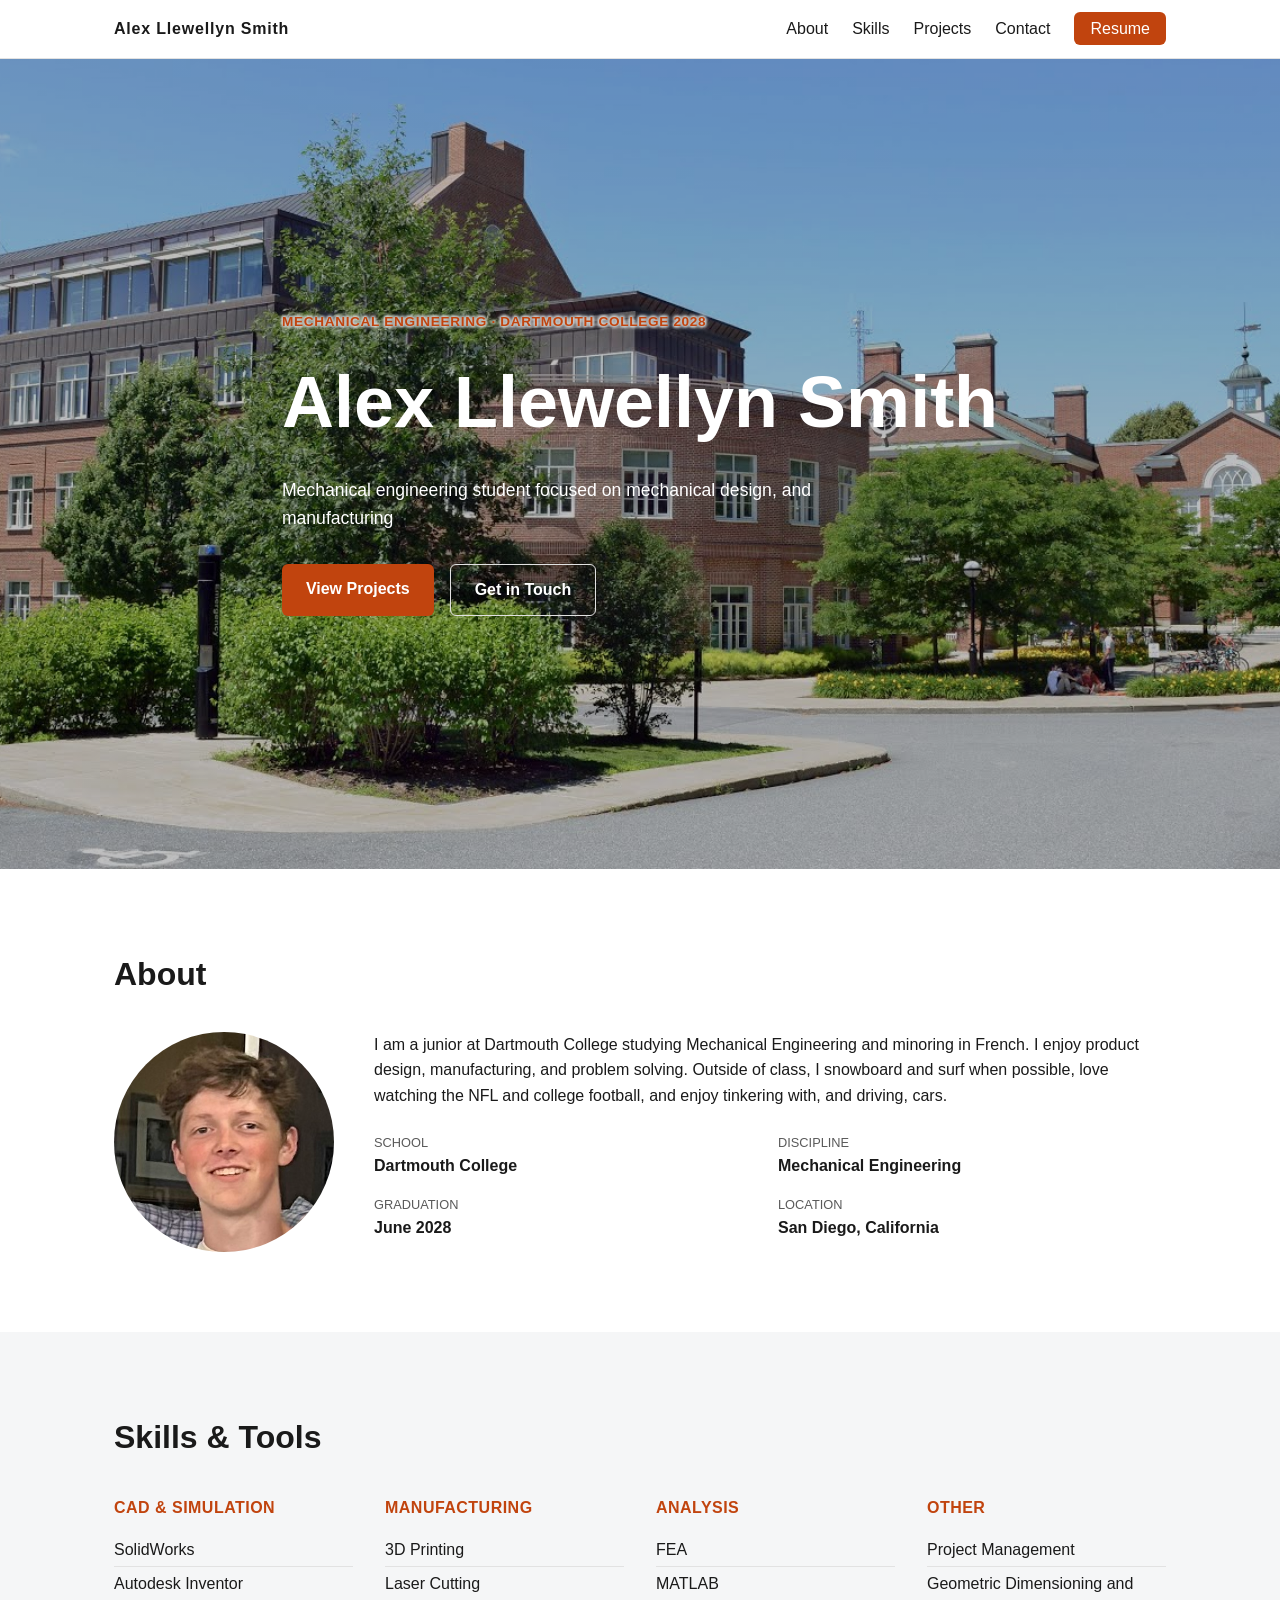
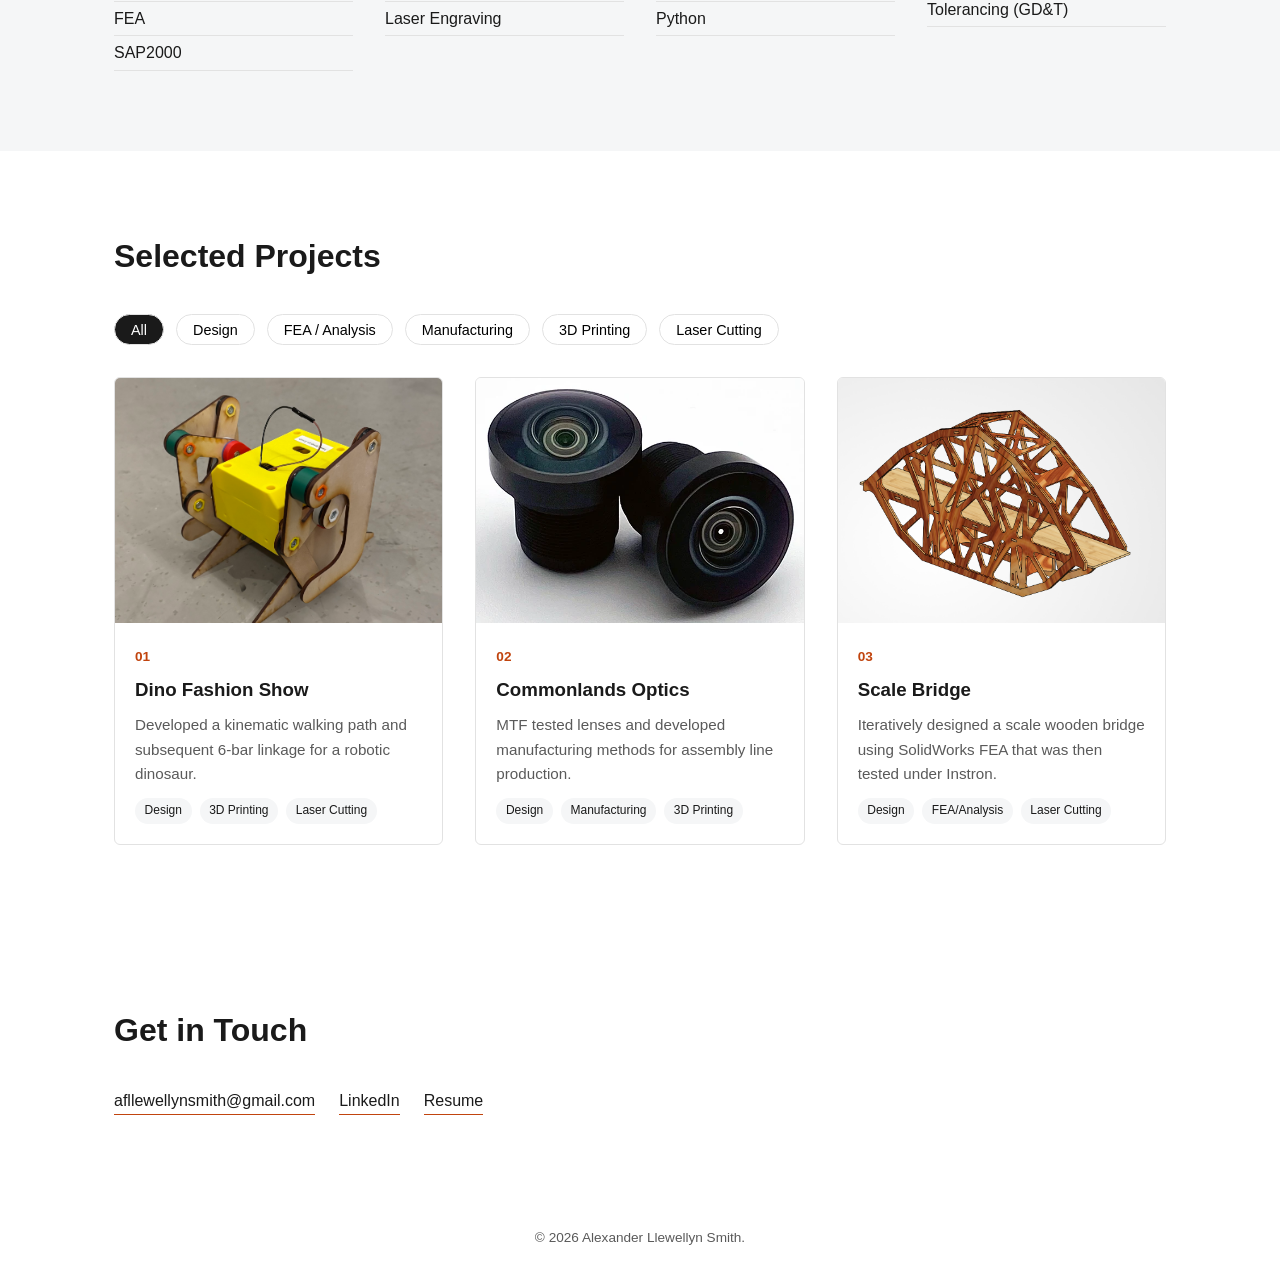
<file: index.html>
<!DOCTYPE html>
<html lang="en">
<head>
  <meta charset="UTF-8">
  <meta name="viewport" content="width=device-width, initial-scale=1.0">
  <title>Alex Llewellyn Smith — Mechanical Engineering Portfolio</title>
  <meta name="description" content="Mechanical engineering portfolio featuring design, FEA, and manufacturing projects.">
  <link rel="icon" href="assets/favicon.ico">
  <link rel="stylesheet" href="css/style.css">
</head>
<body>

  <!-- ============ NAV ============ -->
  <header class="site-header">
    <nav class="navbar">
      <a href="#top" class="logo">Alex Llewellyn Smith</a>
      <button class="nav-toggle" aria-label="Toggle menu">☰</button>
      <ul class="nav-links">
        <li><a href="#about">About</a></li>
        <li><a href="#skills">Skills</a></li>
        <li><a href="#projects">Projects</a></li>
        <li><a href="#contact">Contact</a></li>
        <li><a href="assets/Alexander Llewellyn Smith - Dartmouth Portfolio Resume (1).pdf" class="btn-resume" target="_blank">Resume</a></li>
      </ul>
    </nav>
  </header>

  <!-- ============ HERO ============ -->
  <section id="top" class="hero">
    <div class="hero-content">
      <p class="hero-eyebrow">Mechanical Engineering · Dartmouth College 2028</p>
      <h1>Alex Llewellyn Smith</h1>
      <p class="hero-subtitle">
        Mechanical engineering student focused on
        mechanical design, and manufacturing
      </p>
      <div class="hero-actions">
        <a href="#projects" class="btn btn-primary">View Projects</a>
        <a href="#contact" class="btn btn-secondary">Get in Touch</a>
      </div>
    </div>
  </section>

  <!-- ============ ABOUT ============ -->
  <section id="about" class="about">
    <div class="section-inner">
      <h2 class="section-title">About</h2>
      <div class="about-grid">
        <img src="assets/images/Headshot 2.jpeg" alt="Alex Llewellyn Smith" class="about-photo">
        <div class="about-text">
          <p>I am a junior at Dartmouth College studying Mechanical Engineering and minoring in French. I enjoy product design, manufacturing, and problem solving. Outside of class, I snowboard and surf when possible, love watching the NFL and college football, and enjoy tinkering with, and driving, cars.</p>
          <dl class="about-facts">
            <div><dt>School</dt><dd>Dartmouth College</dd></div>
            <div><dt>Discipline</dt><dd>Mechanical Engineering</dd></div>
            <div><dt>Graduation</dt><dd>June 2028</dd></div>
            <div><dt>Location</dt><dd>San Diego, California</dd></div>
          </dl>
        </div>
      </div>
    </div>
  </section>

  <!-- ============ SKILLS ============ -->
  <section id="skills" class="skills">
    <div class="section-inner">
      <h2 class="section-title">Skills & Tools</h2>
      <div class="skills-grid">
        <div class="skill-category">
          <h3>CAD & Simulation</h3>
          <ul><li>SolidWorks</li><li>Autodesk Inventor</li><li>FEA</li><li>SAP2000</li></ul>
        </div>
        <div class="skill-category">
          <h3>Manufacturing</h3>
          <ul><li>3D Printing</li><li>Laser Cutting</li><li>Laser Engraving</li></ul>
        </div>
        <div class="skill-category">
          <h3>Analysis</h3>
          <ul><li>FEA</li><li>MATLAB</li><li>Python</li></ul>
        </div>
        <div class="skill-category">
          <h3>Other</h3>
          <ul><li>Project Management</li><li>Geometric Dimensioning and Tolerancing (GD&T)</li></ul>
        </div>
      </div>
    </div>
  </section>

  <!-- ============ PROJECTS ============ -->
  <section id="projects" class="projects">
    <div class="section-inner">
      <h2 class="section-title">Selected Projects</h2>

      <!-- Filter buttons (optional; wire up in script.js) -->
      <div class="project-filters">
        <button class="filter-btn active" data-filter="all">All</button>
        <button class="filter-btn" data-filter="design">Design</button>
        <button class="filter-btn" data-filter="fea">FEA / Analysis</button>
        <button class="filter-btn" data-filter="manufacturing">Manufacturing</button>
        <button class="filter-btn" data-filter="3Dprinting">3D Printing</button>
        <button class="filter-btn" data-filter="lasercut">Laser Cutting</button>
      </div>

      <div class="project-grid">

        <a href="projects/ENGS29.html" class="project-card" data-tags="design 3Dprinting lasercut">
          <div class="project-thumb">
            <img src="assets/images/Dino Photo.jpg" alt="Dino Fashion Show thumbnail">
          </div>
          <div class="project-card-body">
            <span class="project-number">01</span>
            <h3>Dino Fashion Show</h3>
            <p>Developed a kinematic walking path and subsequent 6-bar linkage for a robotic dinosaur.</p>
            <div class="project-tags">
              <span class="tag">Design</span>
              <span class="tag">3D Printing</span>
              <span class="tag">Laser Cutting</span>
            </div>
          </div>
        </a>

        <a href="projects/CommonLands.html" class="project-card" data-tags="design manufacturing 3Dprinting">
          <div class="project-thumb">
            <img src="assets/images/CommonLands.jpeg" alt="Commonlands thumbnail">
          </div>
          <div class="project-card-body">
            <span class="project-number">02</span>
            <h3>Commonlands Optics</h3>
            <p>MTF tested lenses and developed manufacturing methods for assembly line production.</p>
            <div class="project-tags">
              <span class="tag">Design</span>
              <span class="tag">Manufacturing</span>
              <span class="tag">3D Printing</span>
            </div>
          </div>
        </a>

        <a href="projects/ENGS33.html" class="project-card" data-tags="design fea lasercut">
          <div class="project-thumb">
            <img src="assets/images/final bridge build.png" alt="[Project Name] thumbnail">
          </div>
          <div class="project-card-body">
            <span class="project-number">03</span>
            <h3>Scale Bridge</h3>
            <p>Iteratively designed a scale wooden bridge using SolidWorks FEA that was then tested under Instron.</p>
            <div class="project-tags">
              <span class="tag">Design</span>
              <span class="tag">FEA/Analysis</span>
              <span class="tag">Laser Cutting</span>
            </div>
          </div>
        </a>

        <!-- Project Card Template — duplicate this block per project -->
    <!--
        <a href="projects/project-template.html" class="project-card" data-tags="design fea">
          <div class="project-thumb">
            <img src="assets/images/project1-thumb.jpg" alt="[Project Name] thumbnail">
          </div>
          <div class="project-card-body">
            <span class="project-number">01</span>
            <h3>[Project Name]</h3>
            <p>[One-line description — what it is, key result or spec.]</p>
            <div class="project-tags">
              <span class="tag">[Tag]</span>
              <span class="tag">[Tag]</span>
              <span class="tag">[Tag]</span>
            </div>
          </div>
        </a>
    -->
        <!-- Copy the <a class="project-card"> block above for each additional project -->

      </div>
    </div>
  </section>

  <!-- ============ CONTACT ============ -->
  <section id="contact" class="contact">
    <div class="section-inner">
      <h2 class="section-title">Get in Touch</h2>
      <div class="contact-links">
        <a href="mailto:afllewellynsmith@gmail.com">afllewellynsmith@gmail.com</a>
        <a href="https://www.linkedin.com/in/alexander-llewellyn-smith/" target="_blank">LinkedIn</a>
        <a href="assets/Alexander Llewellyn Smith - Dartmouth Portfolio Resume (1).pdf" target="_blank">Resume</a>
      </div>
    </div>
  </section>

  <footer class="site-footer">
    <p>&copy; <span id="year"></span> Alexander Llewellyn Smith.</p>
  </footer>

  <script src="js/script.js"></script>
</body>
</html>
</file>
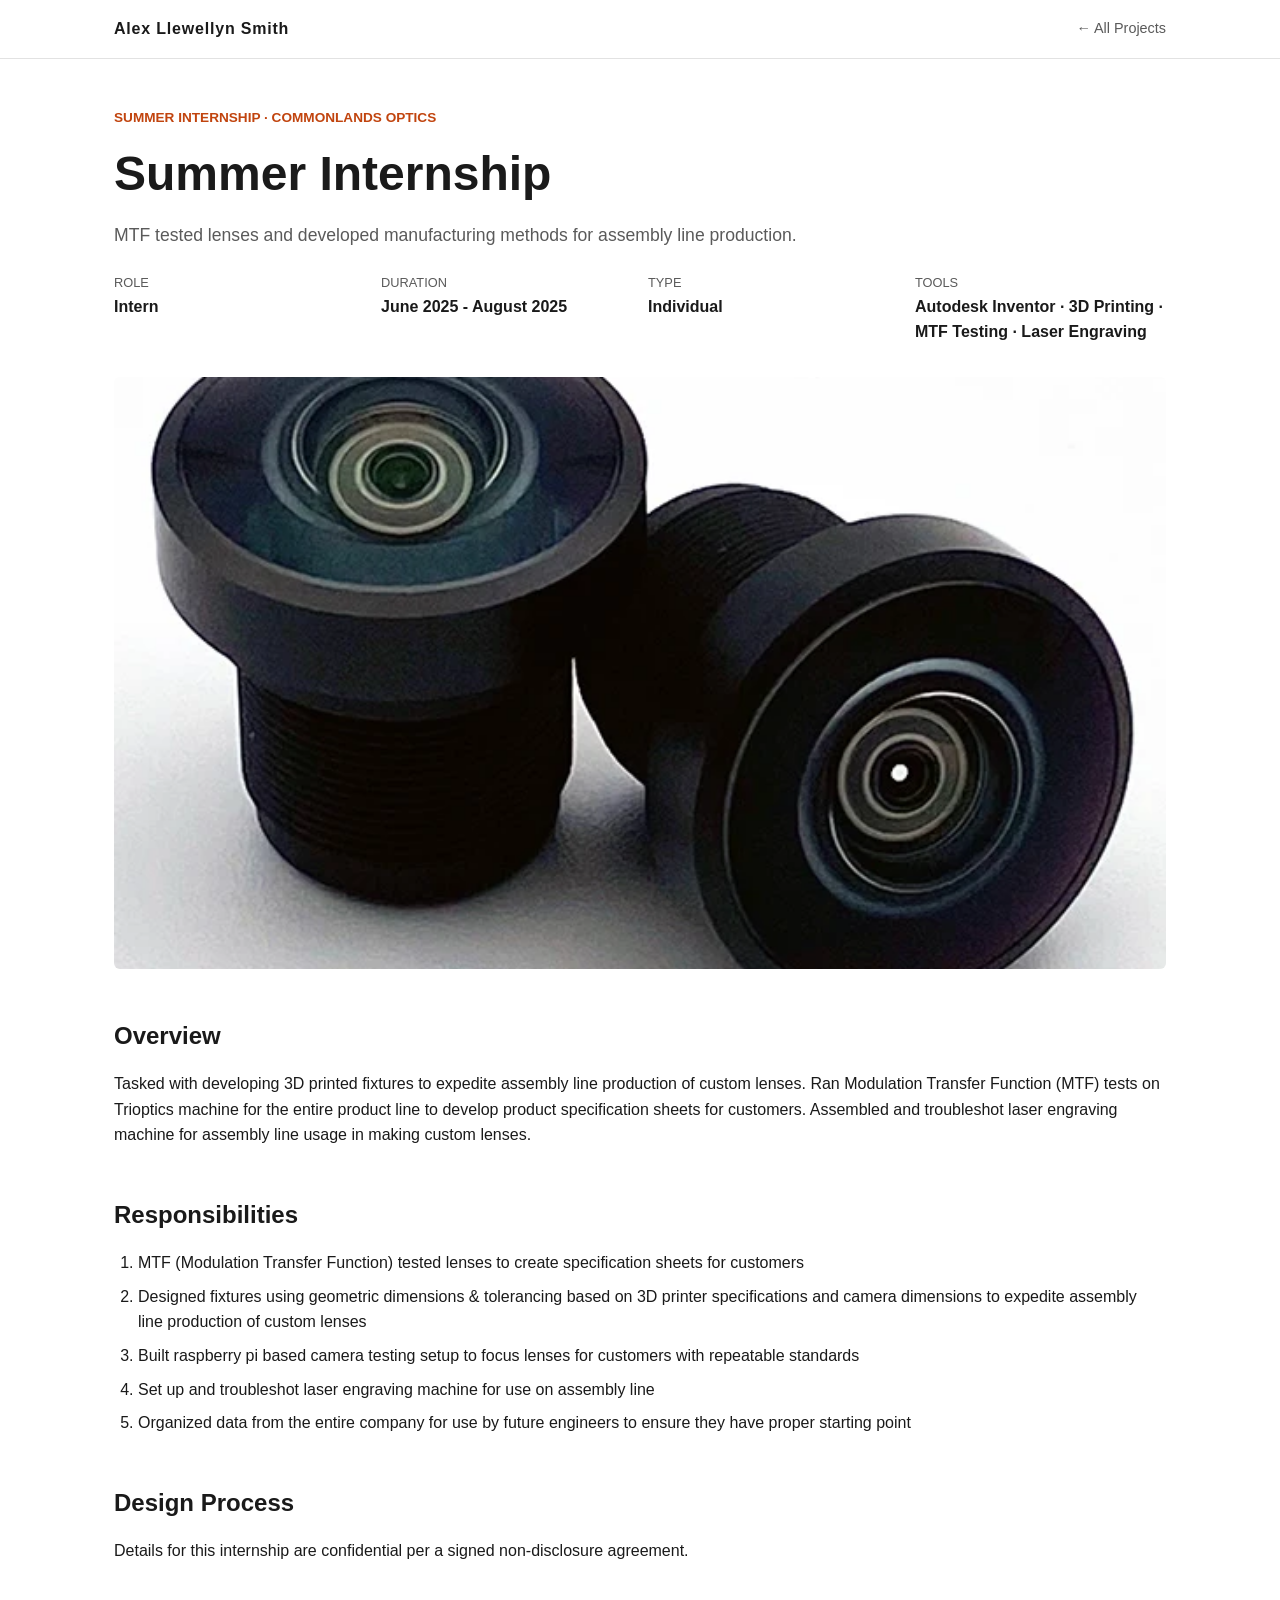
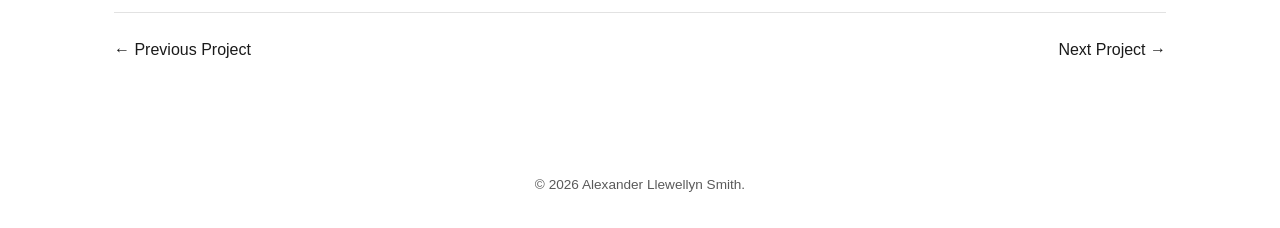
<file: projects/CommonLands.html>
<!DOCTYPE html>
<html lang="en">
<head>
  <meta charset="UTF-8">
  <meta name="viewport" content="width=device-width, initial-scale=1.0">
  <title>Commonlands — Alex Llewellyn Smith</title>
  <meta name="description" content="Summer internship that comprised manufacturing, design, and testing.">
  <link rel="stylesheet" href="../css/style.css">
</head>
<body>

  <header class="site-header">
    <nav class="navbar">
      <a href="../index.html" class="logo">Alex Llewellyn Smith</a>
      <a href="../index.html#projects" class="back-link">← All Projects</a>
    </nav>
  </header>

  <main class="project-detail">

    <!-- Project Hero -->
    <section class="project-hero">
      <p class="project-eyebrow">Summer Internship · Commonlands Optics</p>
      <h1>Summer Internship</h1>
      <p class="project-tagline">MTF tested lenses and developed manufacturing methods for assembly line production.</p>
      <dl class="project-meta">
        <div><dt>Role</dt><dd>Intern</dd></div>
        <div><dt>Duration</dt><dd>June 2025 - August 2025</dd></div>
        <div><dt>Type</dt><dd>Individual</dd></div>
        <div><dt>Tools</dt><dd>Autodesk Inventor · 3D Printing · MTF Testing · Laser Engraving</dd></div>
      </dl>
    </section>

    <!-- Hero image -->
    <img class="project-hero-img" src="../assets/images/CommonLands.jpeg" alt="CommonLands hero image">

    <!-- Overview -->
    <section class="project-section">
      <h2>Overview</h2>
      <p>Tasked with developing 3D printed fixtures to expedite assembly line production of custom lenses. Ran Modulation Transfer Function (MTF) tests on Trioptics machine for the entire product line to develop product specification sheets for customers. Assembled and troubleshot laser engraving machine for assembly line usage in making custom lenses.</p>
    </section>

    <!-- Responsibilities -->
    <section class="project-section">
      <h2>Responsibilities</h2>
      <ol class="responsibility-list">
        <li>MTF (Modulation Transfer Function) tested lenses to create specification sheets for customers</li>
        <li>Designed fixtures using geometric dimensions & tolerancing based on 3D printer specifications and camera dimensions to expedite assembly line production of custom lenses</li>
        <li>Built raspberry pi based camera testing setup to focus lenses for customers with repeatable standards</li>
        <li>Set up and troubleshot laser engraving machine for use on assembly line</li>
        <li>Organized data from the entire company for use by future engineers to ensure they have proper starting point</li>
      </ol>
    </section>

    <!-- Design Process / Iteration -->
    <section class="project-section">
      <h2>Design Process</h2>
      <p>Details for this internship are confidential per a signed non-disclosure agreement.</p>
    </section>

    <!-- Nav to next project -->
    <nav class="project-nav">
      <a href="ENGS29.html" class="prev">← Previous Project</a>
      <a href="ENGS33.html" class="next">Next Project →</a>
    </nav>

  </main>

  <footer class="site-footer">
    <p>&copy; <span id="year"></span> Alexander Llewellyn Smith.</p>
  </footer>

  <script src="../js/script.js"></script>
</body>
</html>
</file>
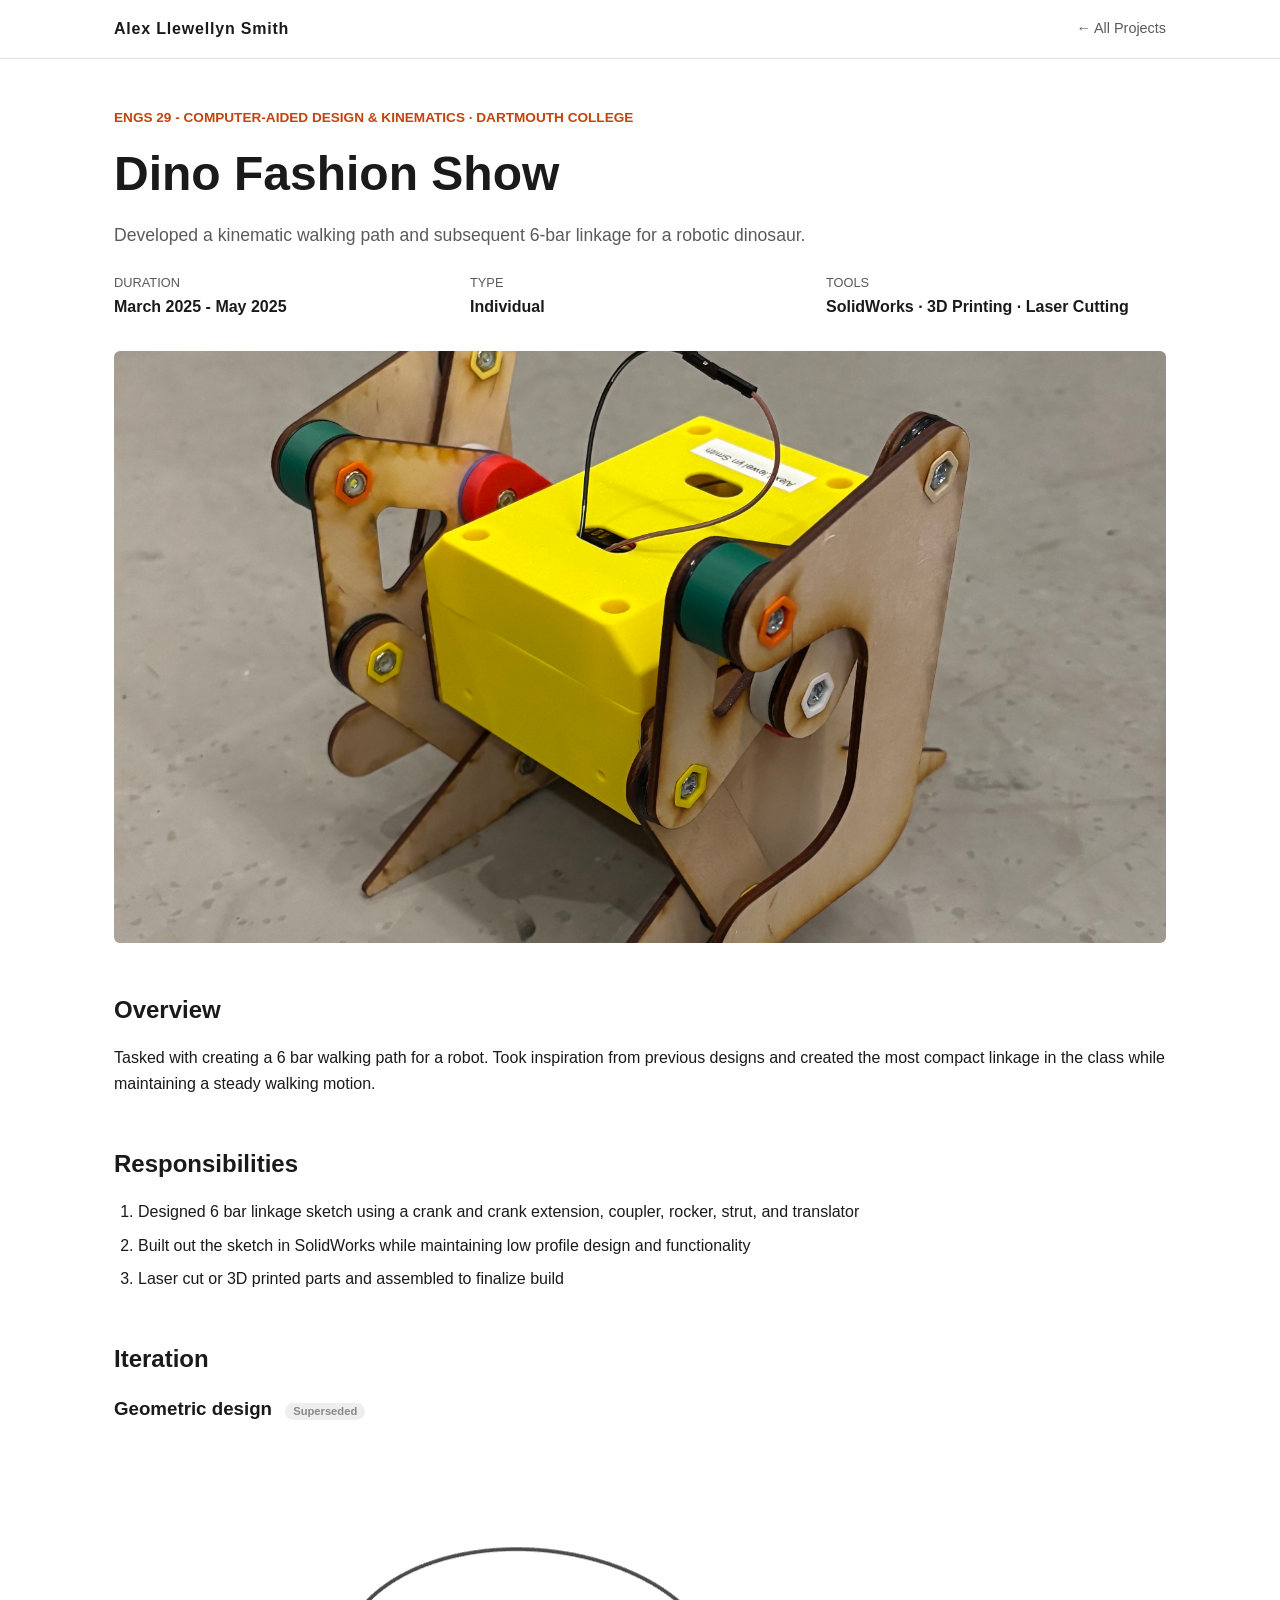
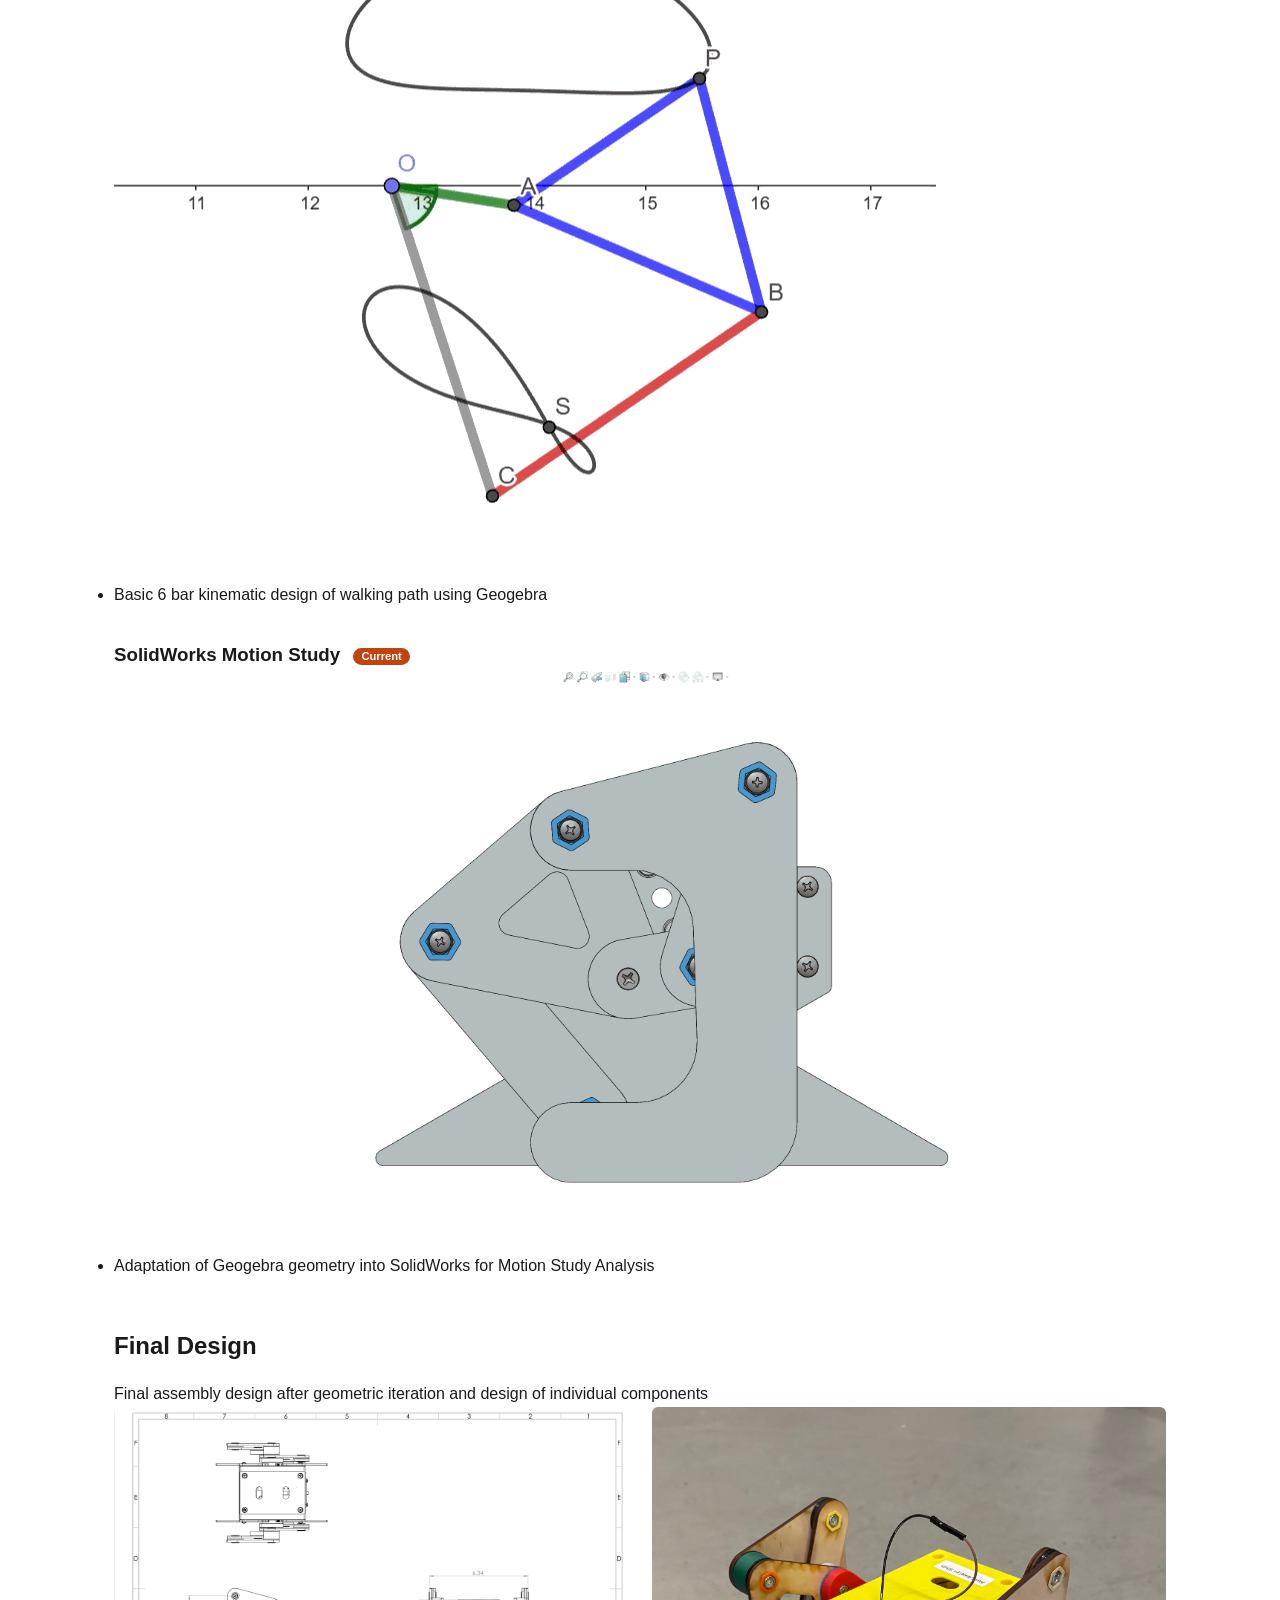
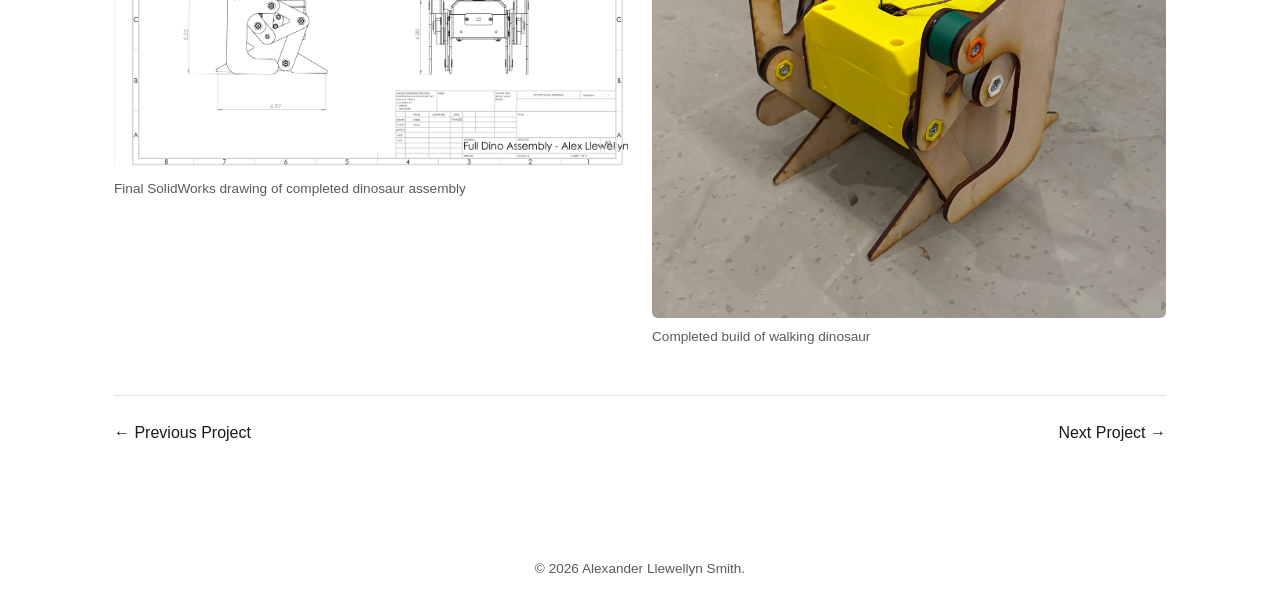
<file: projects/ENGS29.html>
<!DOCTYPE html>
<html lang="en">
<head>
  <meta charset="UTF-8">
  <meta name="viewport" content="width=device-width, initial-scale=1.0">
  <title>Dino Fashion Show — Alex Llewellyn Smith</title>
  <meta name="description" content="Walking robot dinosaur designed using kinematics and SOlidWorks Motion Study.">
  <link rel="stylesheet" href="../css/style.css">
</head>
<body>

  <header class="site-header">
    <nav class="navbar">
      <a href="../index.html" class="logo">Alex Llewellyn Smith</a>
      <a href="../index.html#projects" class="back-link">← All Projects</a>
    </nav>
  </header>

  <main class="project-detail">

    <!-- Project Hero -->
    <section class="project-hero">
      <p class="project-eyebrow">ENGS 29 - Computer-Aided Design & Kinematics · Dartmouth College</p>
      <h1>Dino Fashion Show</h1>
      <p class="project-tagline">Developed a kinematic walking path and subsequent 6-bar linkage for a robotic dinosaur.</p>
      <dl class="project-meta">
        <div><dt>Duration</dt><dd>March 2025 - May 2025</dd></div>
        <div><dt>Type</dt><dd>Individual</dd></div>
        <div><dt>Tools</dt><dd>SolidWorks · 3D Printing · Laser Cutting</dd></div>
      </dl>
    </section>

    <!-- Hero image -->
    <img class="project-hero-img" src="../assets/images/Dino Photo.jpg" alt="Dino Fashion Show hero image">

    <!-- Overview -->
    <section class="project-section">
      <h2>Overview</h2>
      <p> Tasked with creating a 6 bar walking path for a robot. Took inspiration from previous designs and created the most compact linkage in the class while maintaining a steady walking motion.
        </p>
    </section>

    <!-- Responsibilities -->
    <section class="project-section">
      <h2>Responsibilities</h2>
      <ol class="responsibility-list">
        <li>Designed 6 bar linkage sketch using a crank and crank extension, coupler, rocker, strut, and translator</li>
        <li>Built out the sketch in SolidWorks while maintaining low profile design and functionality</li>
        <li>Laser cut or 3D printed parts and assembled to finalize build</li>
      </ol>
    </section>

    <!-- Iteration (v1 -> v2) -->
    <section class="project-section">
      <h2>Iteration</h2>
      <div class="iteration-block">
        <h3>Geometric design <span class="tag-superseded">Superseded</span></h3>
        <img src="../assets/images/Geogebra Walking Path 2.gif" alt="Geogebra Geometry">
        <ul><li>Basic 6 bar kinematic design of walking path using Geogebra</li></ul>
      </div>
      <div class="iteration-block">
        <h3>SolidWorks Motion Study <span class="tag-active">Current</span></h3>
        <img src="../assets/images/Solidworks Walking Path 2.gif" alt="Solidworks Motion Study">
        <ul><li>Adaptation of Geogebra geometry into SolidWorks for Motion Study Analysis</li></ul>
      </div>
    </section>

        <!-- Final Design -->
    <section class="project-section">
      <h2>Final Design</h2>
      <p>Final assembly design after geometric iteration and design of individual components</p>
      <div class="image-row">
        <figure>
          <img src="../assets/images/Dino Drawing.png" alt="SolidWorks Drawing of Dinosaur">
          <figcaption>Final SolidWorks drawing of completed dinosaur assembly</figcaption>
        </figure>
        <figure>
          <img src="../assets/images/Dino Photo.jpg" alt="Walking dinosaur photo">
          <figcaption>Completed build of walking dinosaur</figcaption>
        </figure>
      </div>
    </section>

    <!-- Nav to next project -->
    <nav class="project-nav">
      <a href="ENGS33.html" class="prev">← Previous Project</a>
      <a href="CommonLands.html" class="next">Next Project →</a>
    </nav>

  </main>

  <footer class="site-footer">
    <p>&copy; <span id="year"></span> Alexander Llewellyn Smith.</p>
  </footer>

  <script src="../js/script.js"></script>
</body>
</html>
</file>
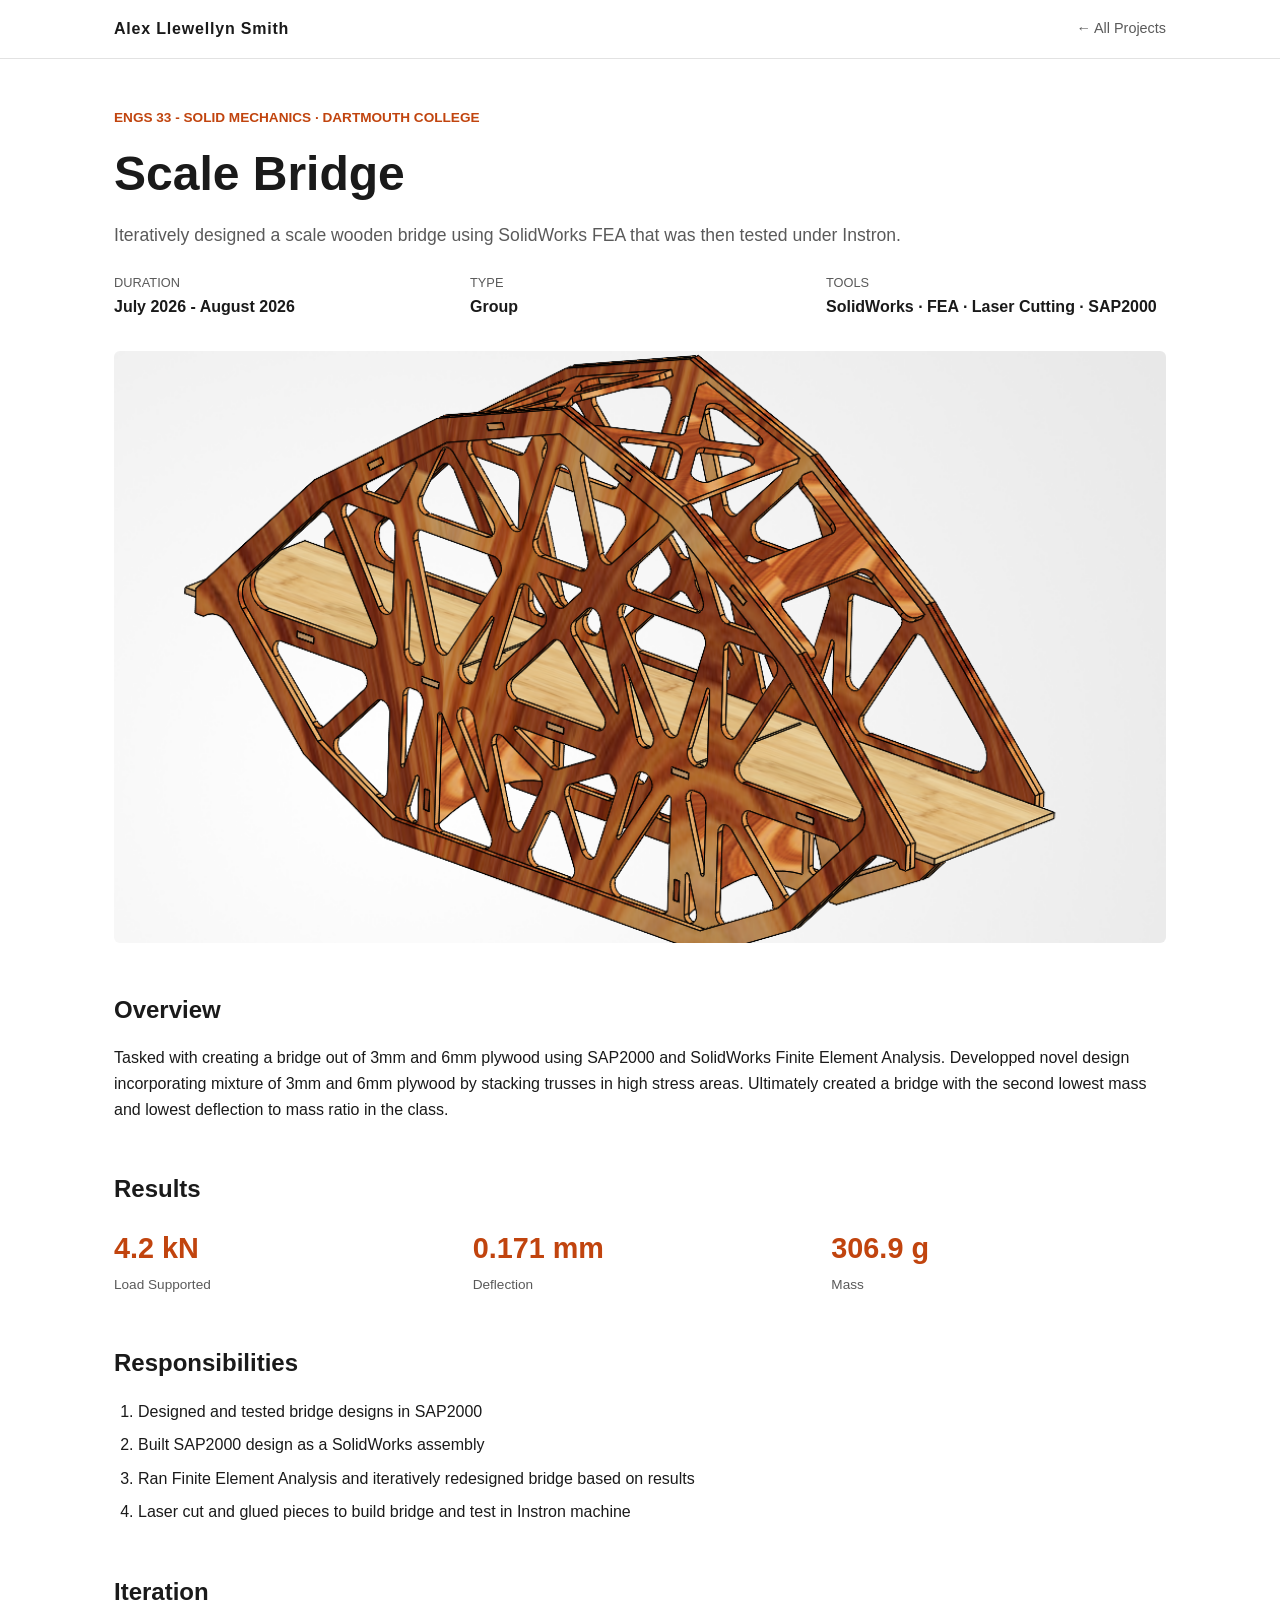
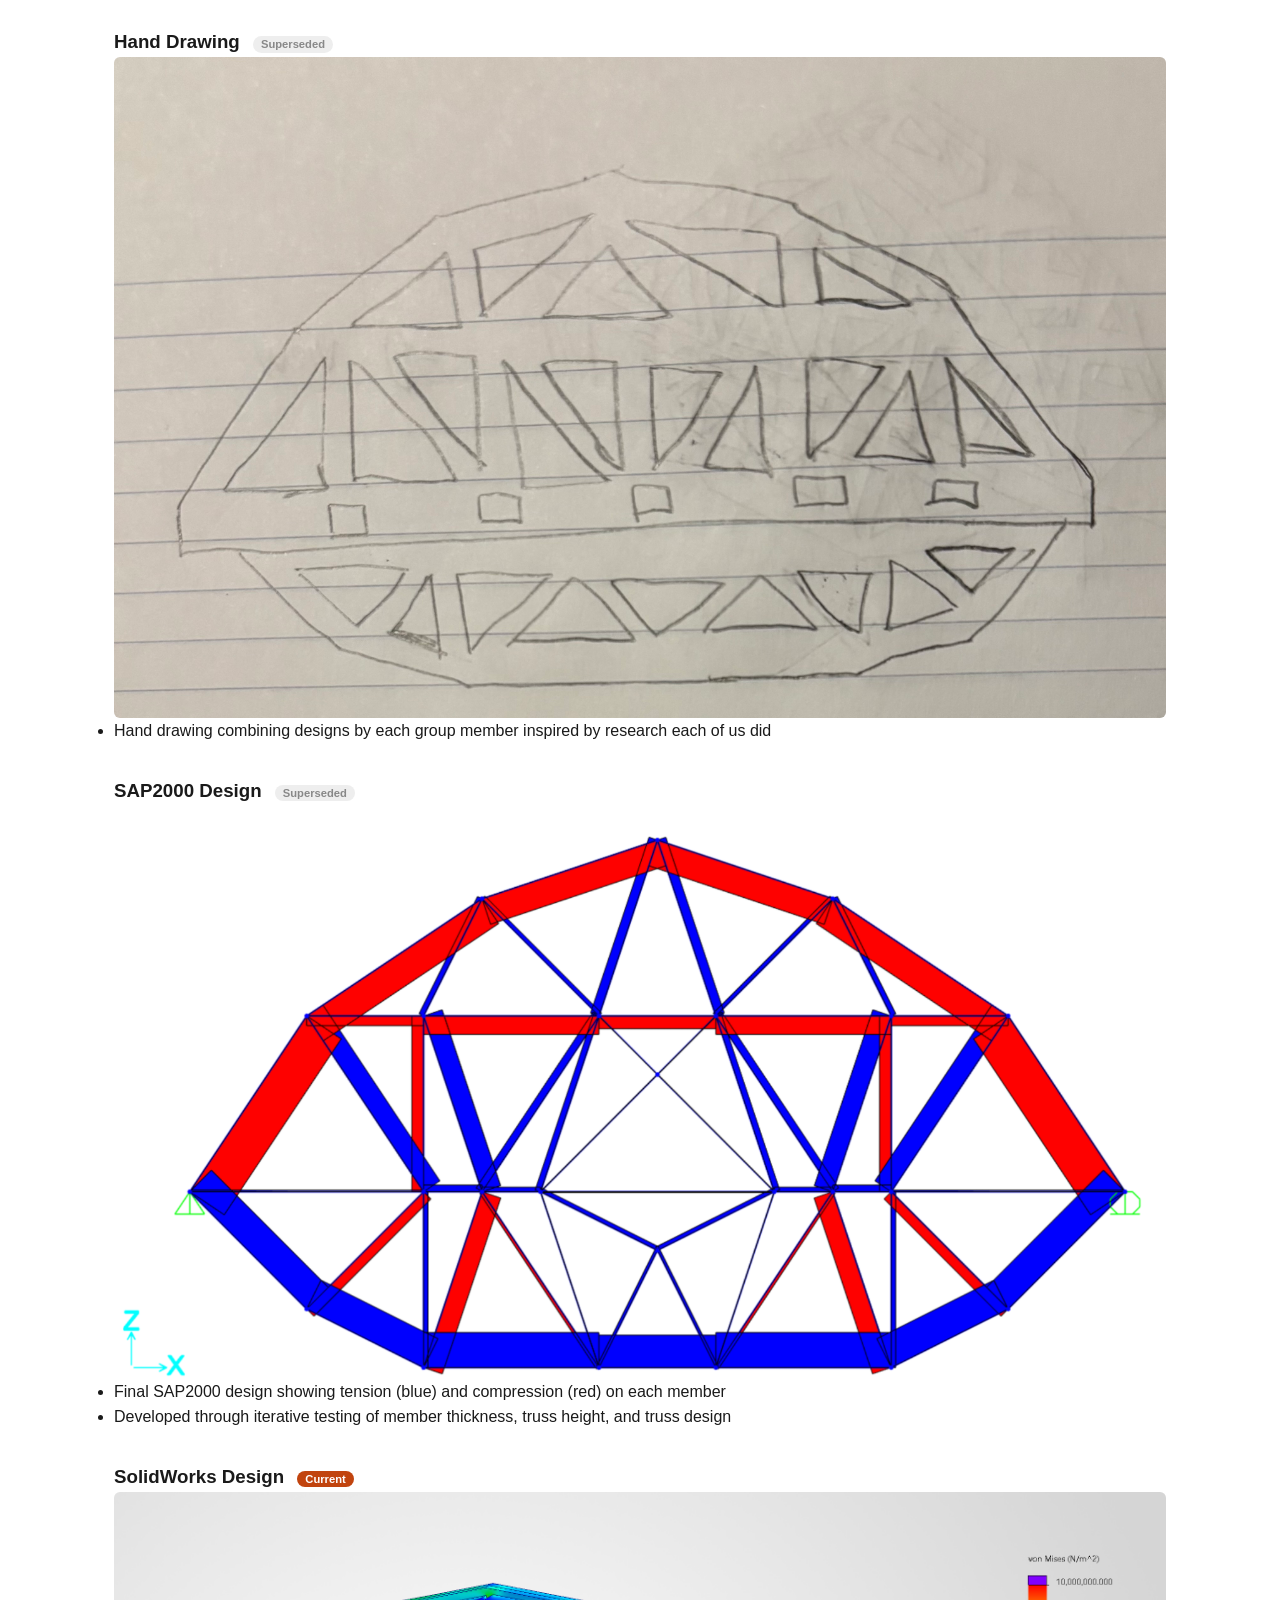
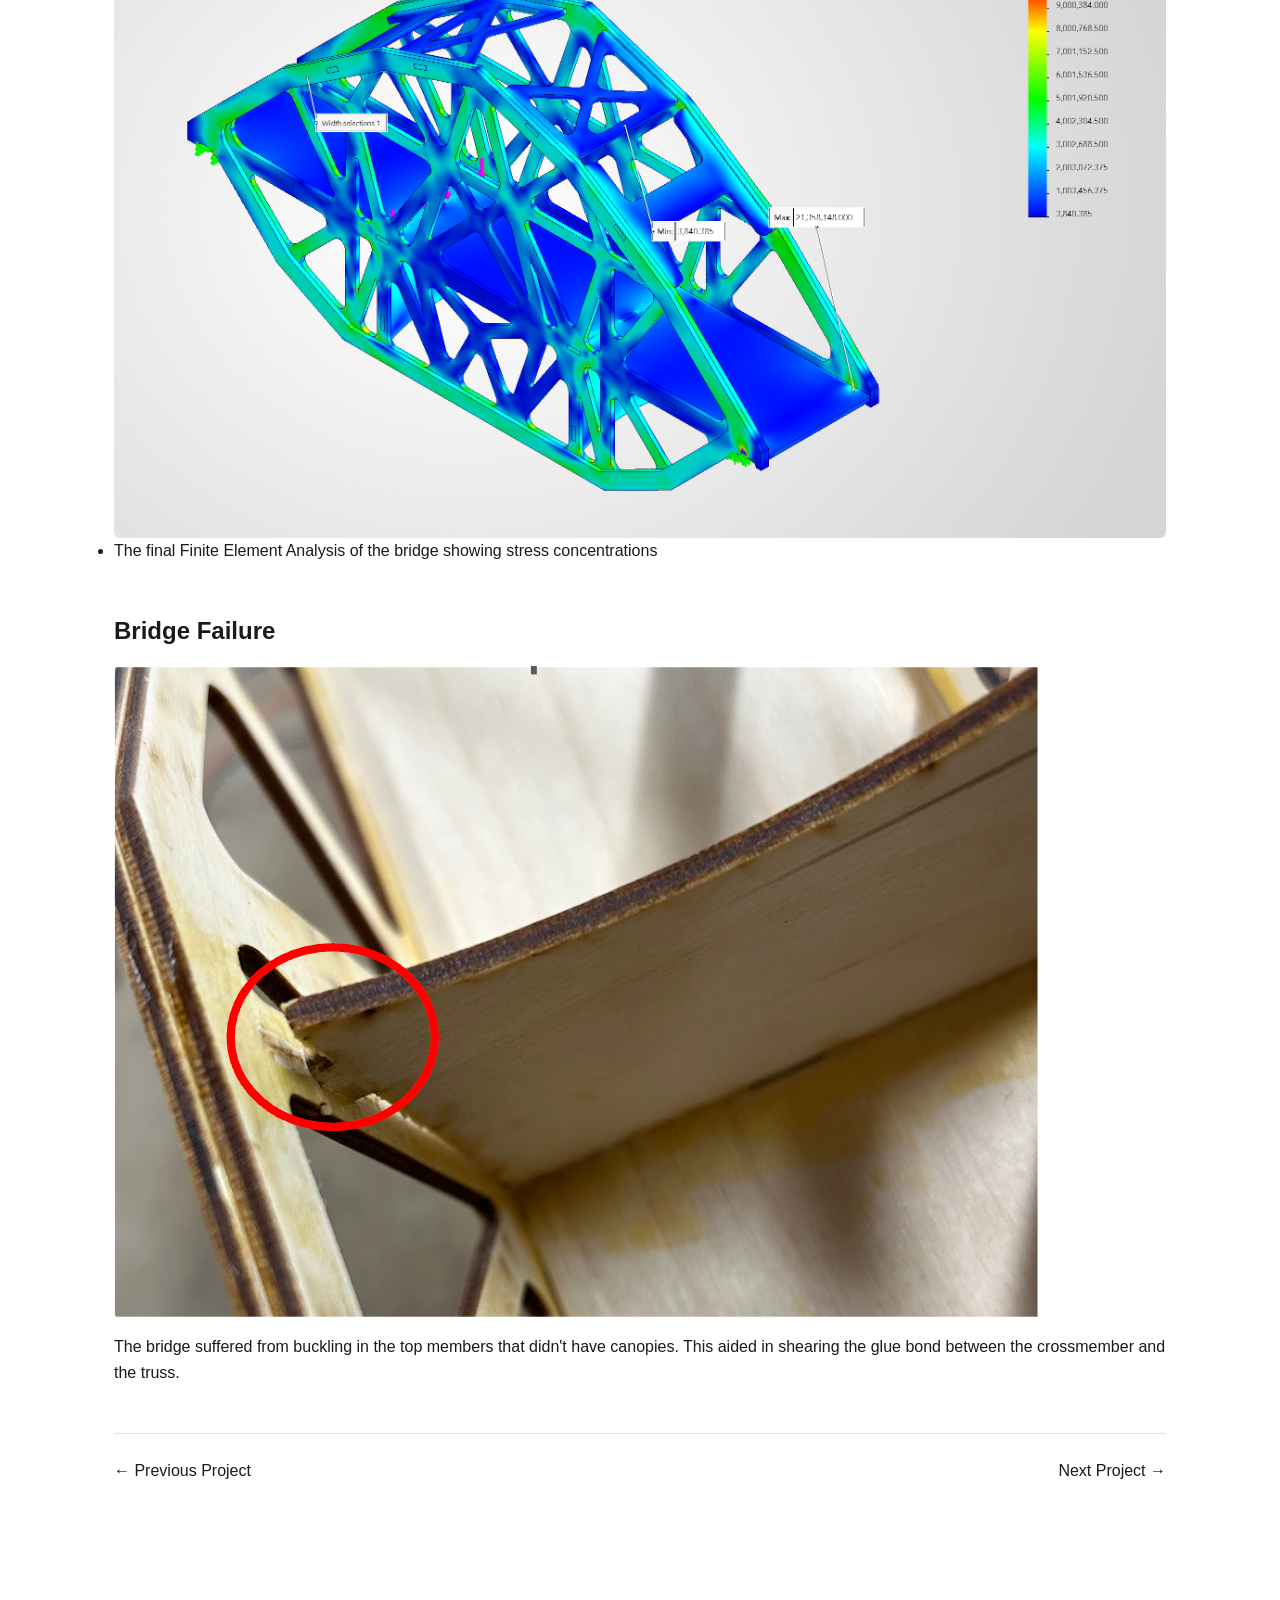
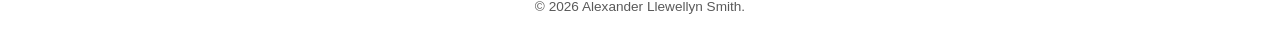
<file: projects/ENGS33.html>
<!DOCTYPE html>
<html lang="en">
<head>
  <meta charset="UTF-8">
  <meta name="viewport" content="width=device-width, initial-scale=1.0">
  <title>Scale Bridge — Alex Llewellyn Smith</title>
  <meta name="description" content="Wooden scale bridge group project using SolidWorks FEA.">
  <link rel="stylesheet" href="../css/style.css">
</head>
<body>

  <header class="site-header">
    <nav class="navbar">
      <a href="../index.html" class="logo">Alex Llewellyn Smith</a>
      <a href="../index.html#projects" class="back-link">← All Projects</a>
    </nav>
  </header>

  <main class="project-detail">

    <!-- Project Hero -->
    <section class="project-hero">
      <p class="project-eyebrow">ENGS 33 - Solid Mechanics · Dartmouth College</p>
      <h1>Scale Bridge</h1>
      <p class="project-tagline">Iteratively designed a scale wooden bridge using SolidWorks FEA that was then tested under Instron.</p>
      <dl class="project-meta">
        <div><dt>Duration</dt><dd>July 2026 - August 2026</dd></div>
        <div><dt>Type</dt><dd>Group</dd></div>
        <div><dt>Tools</dt><dd>SolidWorks · FEA · Laser Cutting · SAP2000</dd></div>
      </dl>
    </section>

    <!-- Hero image -->
    <img class="project-hero-img" src="../assets/images/final bridge build.png" alt="Scale Bridge hero image">

    <!-- Overview -->
    <section class="project-section">
      <h2>Overview</h2>
      <p>Tasked with creating a bridge out of 3mm and 6mm plywood using SAP2000 and SolidWorks Finite Element Analysis. Developped novel design incorporating mixture of 3mm and 6mm plywood by stacking trusses in high stress areas. Ultimately created a bridge with the second lowest mass and lowest deflection to mass ratio in the class.</p>
    </section>

    <!-- Key Specs -->
    <section class="project-section project-results">
      <h2>Results</h2>
      <div class="results-grid">
        <div class="spec"><span class="spec-value">4.2 kN</span><span class="spec-label">Load Supported</span></div>
        <div class="spec"><span class="spec-value">0.171 mm</span><span class="spec-label">Deflection</span></div>
        <div class="spec"><span class="spec-value">306.9 g</span><span class="spec-label">Mass</span></div>
      </div>
    </section>

    <!-- Responsibilities -->
    <section class="project-section">
      <h2>Responsibilities</h2>
      <ol class="responsibility-list">
        <li>Designed and tested bridge designs in SAP2000</li>
        <li>Built SAP2000 design as a SolidWorks assembly</li>
        <li>Ran Finite Element Analysis and iteratively redesigned bridge based on results</li>
        <li>Laser cut and glued pieces to build bridge and test in Instron machine</li>
      </ol>
    </section>

    <!-- Iteration (v1 -> v2) -->
    <section class="project-section">
      <h2>Iteration</h2>
      <div class="iteration-block">
        <h3>Hand Drawing <span class="tag-superseded">Superseded</span></h3>
        <img src="../assets/images/Bridge1.jpeg" alt="Hand Drawing">
        <ul><li>Hand drawing combining designs by each group member inspired by research each of us did</li></ul>
      </div>
      <div class="iteration-block">
        <h3>SAP2000 Design <span class="tag-superseded">Superseded</span></h3>
        <img src="../assets/images/Bridge2.png" alt="SAP2000 Drawing">
        <ul><li>Final SAP2000 design showing tension (blue) and compression (red) on each member</li>
        <li>Developed through iterative testing of member thickness, truss height, and truss design</li>
        </ul>
      </div>
      <div class="iteration-block">
        <h3>SolidWorks Design <span class="tag-active">Current</span></h3>
        <img src="../assets/images/Solidoworks FEA.png" alt="SolidWorks FEA">
        <ul><li>The final Finite Element Analysis of the bridge showing stress concentrations</li></ul>
      </div>
    </section>

    <!-- Results -->
    <section class="project-section project-results">
      <h2>Bridge Failure</h2>
      <div class="results-grid">
        <img src="../assets/images/BrigeFailure.png" alt="Bridge Failure">
      </div>
      <p>The bridge suffered from buckling in the top members that didn't have canopies. This aided in shearing the glue bond between the crossmember and the truss.</p>
    </section>

    <!-- Nav to next project -->
    <nav class="project-nav">
      <a href="CommonLands.html" class="prev">← Previous Project</a>
      <a href="ENGS29.html" class="next">Next Project →</a>
    </nav>

  </main>

  <footer class="site-footer">
    <p>&copy; <span id="year"></span> Alexander Llewellyn Smith.</p>
  </footer>

  <script src="../js/script.js"></script>
</body>
</html>
</file>
<file: css/style.css>
/* ===== Variables ===== */
:root {
  --color-bg: #ffffff;
  --color-bg-alt: #f5f6f7;
  --color-text: #1a1a1a;
  --color-text-muted: #5a5a5a;
  --color-accent: #c1440e;      /* swap for your brand color */
  --color-border: #e2e2e2;
  --font-heading: "Helvetica Neue", Arial, sans-serif;
  --font-body: "Inter", "Helvetica Neue", Arial, sans-serif;
  --max-width: 1100px;
  --radius: 6px;
}

* { box-sizing: border-box; margin: 0; padding: 0; }
html { scroll-behavior: smooth; }
body {
  font-family: var(--font-body);
  color: var(--color-text);
  background: var(--color-bg);
  line-height: 1.6;
}
img { max-width: 100%; display: block; border-radius: var(--radius); }
a { color: inherit; text-decoration: none; }
.section-inner { max-width: var(--max-width); margin: 0 auto; padding: 5rem 1.5rem; }
.section-title { font-size: 2rem; margin-bottom: 2rem; font-family: var(--font-heading); }

/* ===== Header / Nav ===== */
.site-header { position: sticky; top: 0; background: rgba(255,255,255,0.9); backdrop-filter: blur(8px); border-bottom: 1px solid var(--color-border); z-index: 100; }
.navbar { max-width: var(--max-width); margin: 0 auto; display: flex; align-items: center; justify-content: space-between; padding: 1rem 1.5rem; }
.logo { font-weight: 700; letter-spacing: 0.05em; }
.nav-links { display: flex; gap: 1.5rem; list-style: none; align-items: center; }
.nav-toggle { display: none; background: none; border: none; font-size: 1.5rem; cursor: pointer; }
.btn-resume { background: var(--color-accent); color: #fff; padding: 0.5rem 1rem; border-radius: var(--radius); }
.back-link { font-size: 0.9rem; color: var(--color-text-muted); }

/* ===== Hero ===== */
.hero { min-height: 90vh; display: flex; align-items: center; padding: 0 1.5rem; position: relative; background-image: linear-gradient(rgba(0, 0, 0, 0.25), rgba(0, 0, 0, 0.25)), url("../assets/images/Thayer3.jpg"); background-size: cover; background-position: center; background-repeat: no-repeat;}
.hero-content { max-width: var(--max-width); margin: 0 auto; }
.hero-eyebrow { color: var(--color-accent); font-weight: 600; letter-spacing: 0.05em; text-transform: uppercase; font-size: 0.85rem; margin-bottom: 0.75rem; text-shadow: 0 0 6px rgba(0, 0, 0, 0.6),
    0 0 6px rgb(255, 255, 255),
    1px 1px 3px rgb(255, 255, 255),
    -1px -1px 3px rgb(255, 255, 255),
    1px -1px 3px rgb(255, 255, 255),
    -1px 1px 3px rgb(255, 255, 255); }
.hero h1 { color: #ffffff; font-size: clamp(2.5rem, 6vw, 4.5rem); font-family: var(--font-heading); margin-bottom: 1rem; }
.hero-subtitle { max-width: 600px; color: #ffffff; font-size: 1.1rem; margin-bottom: 2rem; }
.hero-stats { color: #ffffff; display: flex; gap: 2.5rem; margin-bottom: 2.5rem; }
.stat-value { color: #ffffff; display: block; font-size: 2rem; font-weight: 700; }
.stat-label { color: #ffffff; font-size: 0.85rem; }
.hero-actions { color: #ffffff; display: flex; gap: 1rem; }
.btn { padding: 0.75rem 1.5rem; border-radius: var(--radius); font-weight: 600; }
.btn-primary { background: var(--color-accent); color: #fff; }
.btn-secondary { color: #ffffff; border: 1px solid var(--color-border); }

/* ===== About ===== */
.about-grid { display: grid; grid-template-columns: 220px 1fr; gap: 2.5rem; align-items: start; }
.about-photo { border-radius: 50%; aspect-ratio: 1; object-fit: cover; }
.about-facts { display: grid; grid-template-columns: 1fr 1fr; gap: 1rem; margin-top: 1.5rem; }
.about-facts dt { font-size: 0.8rem; color: var(--color-text-muted); text-transform: uppercase; }
.about-facts dd { font-weight: 600; }

/* ===== Skills ===== */
.skills { background: var(--color-bg-alt); }
.skills-grid { display: grid; grid-template-columns: repeat(auto-fit, minmax(200px, 1fr)); gap: 2rem; }
.skill-category h3 { margin-bottom: 0.75rem; font-size: 1rem; text-transform: uppercase; letter-spacing: 0.03em; color: var(--color-accent); }
.skill-category ul { list-style: none; }
.skill-category li { padding: 0.25rem 0; border-bottom: 1px solid var(--color-border); }

/* ===== Projects Grid ===== */
.project-filters { display: flex; gap: 0.75rem; margin-bottom: 2rem; flex-wrap: wrap; }
.filter-btn { padding: 0.4rem 1rem; border: 1px solid var(--color-border); border-radius: 999px; background: none; cursor: pointer; font-size: 0.9rem; }
.filter-btn.active { background: var(--color-text); color: #fff; }
.project-grid { display: grid; grid-template-columns: repeat(auto-fill, minmax(300px, 1fr)); gap: 2rem; }
.project-card { border: 1px solid var(--color-border); border-radius: var(--radius); overflow: hidden; display: block; transition: transform 0.2s, box-shadow 0.2s; }
.project-card:hover { transform: translateY(-4px); box-shadow: 0 12px 24px rgba(0,0,0,0.08); }
.project-thumb { aspect-ratio: 4/3; overflow: hidden; }
.project-thumb img { width: 100%; height: 100%; object-fit: cover; border-radius: 0; }
.project-card-body { padding: 1.25rem; }
.project-number { color: var(--color-accent); font-weight: 700; font-size: 0.85rem; }
.project-card-body h3 { margin: 0.4rem 0 0.5rem; font-family: var(--font-heading); }
.project-card-body p { color: var(--color-text-muted); font-size: 0.95rem; margin-bottom: 0.75rem; }
.project-tags { display: flex; gap: 0.5rem; flex-wrap: wrap; }
.tag { background: var(--color-bg-alt); font-size: 0.75rem; padding: 0.2rem 0.6rem; border-radius: 999px; }

/* ===== Project Detail Page ===== */
.project-detail { max-width: var(--max-width); margin: 0 auto; padding: 3rem 1.5rem 5rem; }
.project-eyebrow { color: var(--color-accent); font-weight: 600; text-transform: uppercase; font-size: 0.85rem; }
.project-hero h1 { font-size: clamp(2rem, 5vw, 3rem); margin: 0.5rem 0; }
.project-tagline { color: var(--color-text-muted); font-size: 1.1rem; margin-bottom: 1.5rem; }
.project-meta { display: grid; grid-template-columns: repeat(auto-fit, minmax(140px, 1fr)); gap: 1rem; margin-bottom: 2rem; }
.project-meta dt { font-size: 0.8rem; text-transform: uppercase; color: var(--color-text-muted); }
.project-meta dd { font-weight: 600; }
.project-hero-img { width: 100%; aspect-ratio: 16/9; object-fit: cover; margin-bottom: 3rem; }
.project-section { margin-bottom: 3rem; }
.project-section h2 { font-size: 1.5rem; margin-bottom: 1rem; font-family: var(--font-heading); }
.specs-grid, .results-grid { display: grid; grid-template-columns: repeat(auto-fit, minmax(140px, 1fr)); gap: 1.5rem; margin-bottom: 1rem; }
.spec-value, .result-value { display: block; font-size: 1.8rem; font-weight: 700; color: var(--color-accent); }
.spec-label, .result-label { color: var(--color-text-muted); font-size: 0.85rem; }
.responsibility-list { padding-left: 1.5rem; }
.responsibility-list li { margin-bottom: 0.5rem; }
.image-row { display: grid; grid-template-columns: repeat(auto-fit, minmax(240px, 1fr)); gap: 1.5rem; }
.image-row figcaption { font-size: 0.85rem; color: var(--color-text-muted); margin-top: 0.5rem; }
.iteration-block { margin-bottom: 2rem; }
.tag-superseded { background: #eee; color: #888; font-size: 0.7rem; padding: 0.15rem 0.5rem; border-radius: 999px; margin-left: 0.5rem; }
.tag-active { background: var(--color-accent); color: #fff; font-size: 0.7rem; padding: 0.15rem 0.5rem; border-radius: 999px; margin-left: 0.5rem; }
.project-nav { display: flex; justify-content: space-between; border-top: 1px solid var(--color-border); padding-top: 1.5rem; margin-top: 2rem; }

/* ===== Contact / Footer ===== */
.contact-links { display: flex; gap: 1.5rem; flex-wrap: wrap; margin-top: 1rem; }
.contact-links a { border-bottom: 1px solid var(--color-accent); }
.site-footer { text-align: center; padding: 2rem; color: var(--color-text-muted); font-size: 0.85rem; }

/* ===== Responsive ===== */
@media (max-width: 768px) {
  .nav-toggle { display: block; }
  .nav-links { display: none; flex-direction: column; position: absolute; top: 100%; left: 0; right: 0; background: #fff; padding: 1rem; border-bottom: 1px solid var(--color-border); }
  .nav-links.open { display: flex; }
  .about-grid { grid-template-columns: 1fr; text-align: center; }
  .about-photo { margin: 0 auto; }
}
</file>
